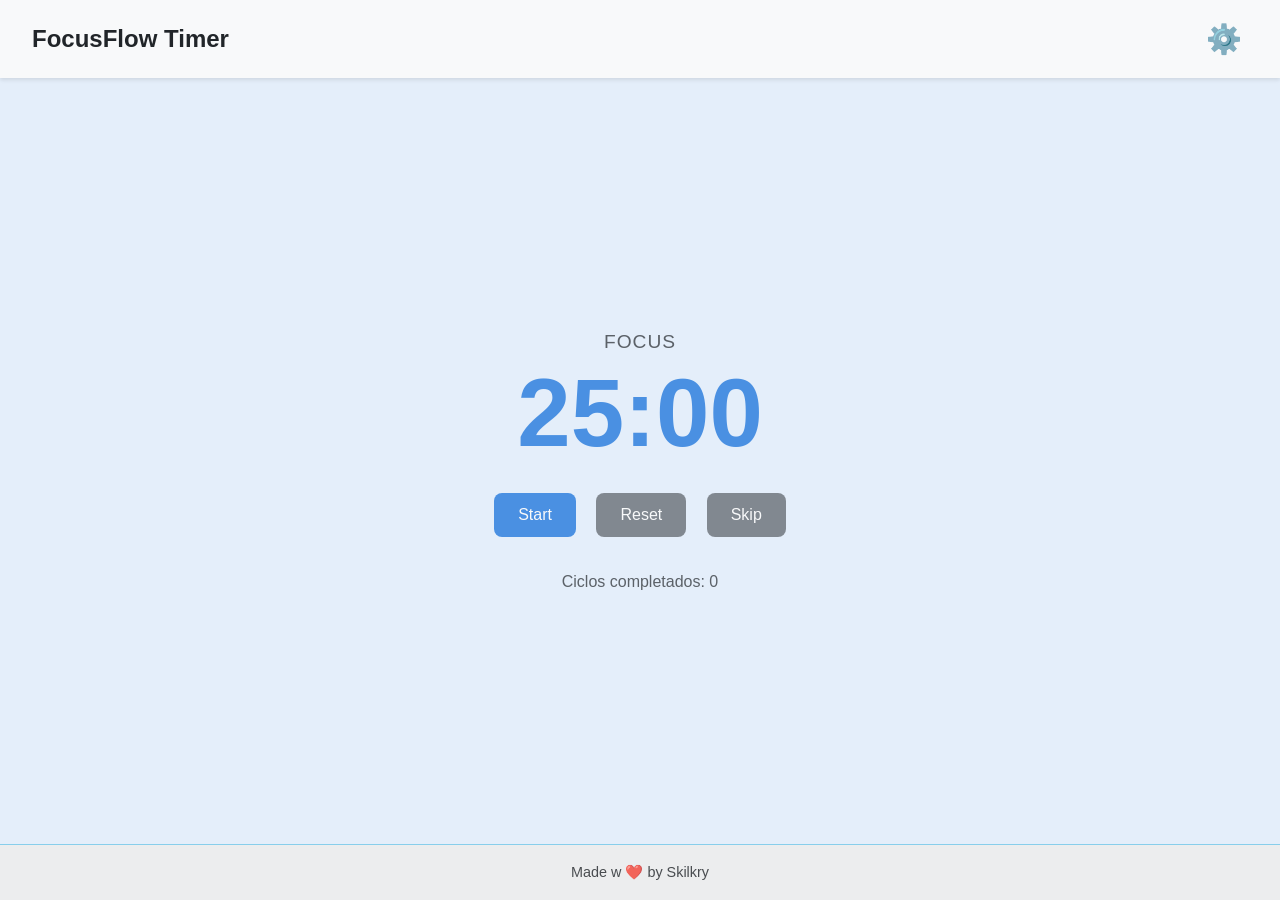
<file: projects/focusflow-timer/index.html>
<!DOCTYPE html>
<html lang="es">
<head>
    <meta charset="UTF-8">
    <meta name="viewport" content="width=device-width, initial-scale=1.0">
    <title>FocusFlow Timer</title>
    <link rel="stylesheet" href="./style.css"> <!-- Usaremos main.css compilado -->
    <meta name="description" content="Temporizador flexible (Pomodoro) para mejorar la concentración y productividad.">
    <!-- Favicon (ejemplo) -->
    <!-- <link rel="icon" href="assets/icons/favicon.ico"> -->
</head>
<body>

    <header class="app-header">
        <h1>FocusFlow Timer</h1>
        <button id="settings-button" aria-label="Abrir configuración">⚙️</button>
    </header>

    <main class="timer-container">
        <div class="timer-display">
            <span id="timer-mode">Focus</span>
            <span id="timer-time">25:00</span>
        </div>
        <div class="timer-controls">
            <button id="start-pause-button">Start</button>
            <button id="reset-button">Reset</button>
            <button id="skip-button">Skip</button>
        </div>
        <div class="cycle-tracker">
            <span>Ciclos completados: <span id="cycle-count">0</span></span>
        </div>
    </main>

    <section id="settings-modal" class="modal" hidden>
        <div class="modal-content">
            <h2>Configuración</h2>
            <button id="close-settings-button" class="close-button" aria-label="Cerrar configuración">&times;</button>
            <form id="settings-form">
                <label for="focus-duration">Duración Focus (min):</label>
                <input type="number" id="focus-duration" min="1" value="25">

                <label for="short-break-duration">Descanso Corto (min):</label>
                <input type="number" id="short-break-duration" min="1" value="5">

                <label for="long-break-duration">Descanso Largo (min):</label>
                <input type="number" id="long-break-duration" min="1" value="15">

                <label for="cycles-before-long-break">Ciclos para Descanso Largo:</label>
                <input type="number" id="cycles-before-long-break" min="1" value="4">

                <label for="enable-sound">Activar sonido:</label>
                <input type="checkbox" id="enable-sound">

                <hr> <!-- Separador visual -->

                <!-- Color Customization Mode Selector -->
                <div class="settings-color-mode">
                    <label>Modo de Personalización de Color:</label>
                    <div class="radio-group">
                        <label>
                            <input type="radio" name="color-mode" value="simple" checked> Simple
                        </label>
                        <label>
                            <input type="radio" name="color-mode" value="advanced"> Avanzado
                        </label>
                    </div>
                </div>

                <!-- Simple Color Settings (Visible when simple mode is active) -->
                <div id="simple-color-settings" class="color-settings-group">
                    <label for="simple-primary-color-picker">Color Principal:</label>
                    <div class="color-input-group">
                        <input type="color" id="simple-primary-color-picker" value="#4a90e2">
                        <span>Elige un color y la app ajustará el resto para asegurar buena legibilidad.</span>
                    </div>
                </div>

                <!-- Advanced Color Settings (Visible when advanced mode is active) -->
                <div id="advanced-color-settings" class="color-settings-group" hidden>
                    <label>Colores Específicos:</label>
                    <div class="color-inputs-advanced">
                        <div class="color-input-group">
                            <label for="adv-primary-color-picker">Primario:</label>
                            <input type="color" id="adv-primary-color-picker" value="#4a90e2">
                        </div>
                        <div class="color-input-group">
                            <label for="adv-background-color-picker">Fondo:</label>
                            <input type="color" id="adv-background-color-picker" value="#f8f9fa">
                        </div>
                        <div class="color-input-group">
                            <label for="adv-text-color-picker">Texto:</label>
                            <input type="color" id="adv-text-color-picker" value="#343a40">
                        </div>
                         <!-- Podríamos añadir más aquí: secundario, fondo focus, fondo break, etc. -->
                    </div>
                </div>

                <button type="submit">Guardar</button> 
            </form>
        </div>
    </section>

    <footer class="app-footer">
        <p>Made w ❤️ by Skilkry</p>
    </footer>

    <!-- Scripts -->
    <script src="./js/settings.js"></script>
    <script src="./js/timer.js"></script>
    <script src="./js/ui.js"></script>
    <script src="./js/notifications.js"></script>
    <script src="./js/main.js"></script>

</body>
</html>
</file>
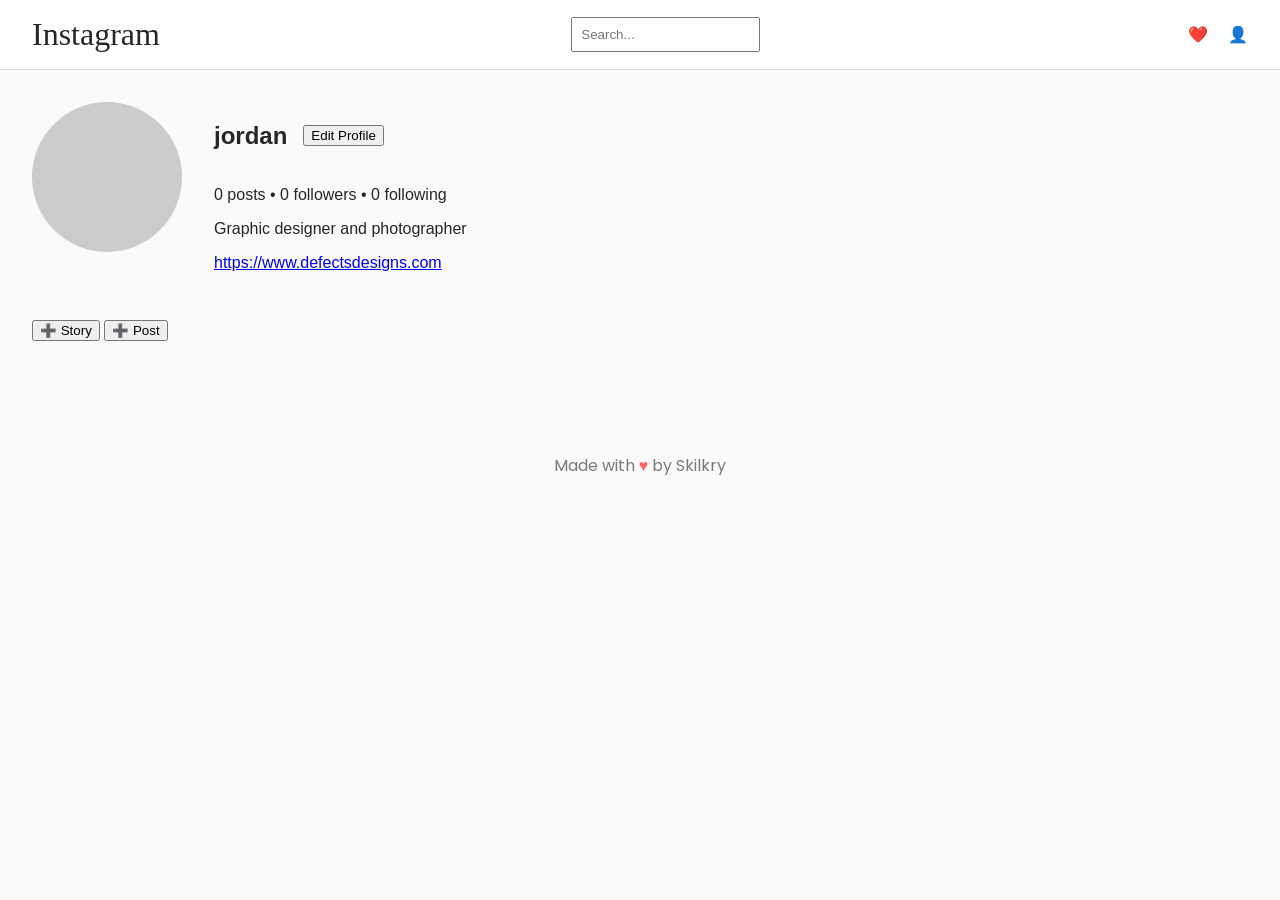
<file: projects/ig-clone/index.html>
<!DOCTYPE html>
<html lang="en">
<head>
  <meta charset="UTF-8" />
  <meta name="viewport" content="width=device-width, initial-scale=1.0" />
  <title>Instagram Clone - Skilkry</title>
  <link rel="stylesheet" href="style.css" />
  <link href="https://fonts.googleapis.com/css2?family=Poppins&display=swap" rel="stylesheet">
</head>
<body>
  <header>
    <div class="logo">Instagram</div>
    <input type="text" placeholder="Search..." class="search-bar" />
    <div class="icons">
      <span>❤️</span>
      <span>👤</span>
    </div>
  </header>

  <section class="profile">
    <div class="profile-img" id="profile-img"></div>
    <div class="profile-info">
      <div class="top">
        <h2 id="username">username</h2>
        <button onclick="location.href='edit.html'">Edit Profile</button>
      </div>
      <p><span id="posts-count">0</span> posts • <span id="followers-count">0</span> followers • <span id="following-count">0</span> following</p>
      <p id="bio"></p>
      <a href="#" id="link" target="_blank"></a>
    </div>
  </section>

  <section class="actions">
    <input type="file" id="upload-story" accept="image/*" hidden>
    <button onclick="document.getElementById('upload-story').click()">➕ Story</button>

    <input type="file" id="upload-post" accept="image/*" hidden>
    <button onclick="document.getElementById('upload-post').click()">➕ Post</button>
  </section>

  <section class="stories" id="stories"></section>
  <section class="posts" id="posts"></section>

  <footer>
    <p>Made with <span style="color: red;">♥</span> by Skilkry</p>
  </footer>

  <script src="script.js"></script>
</body>
</html>
</file>
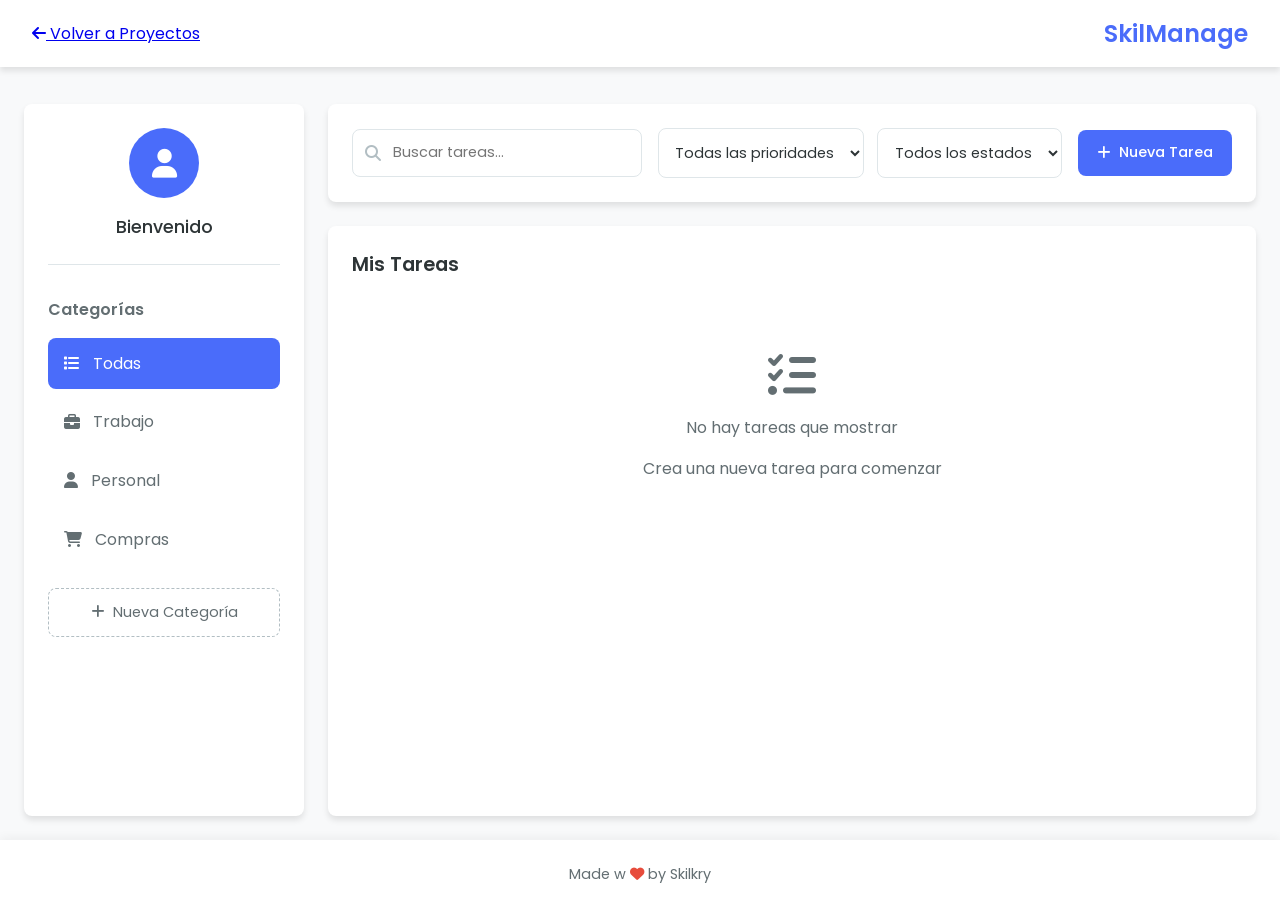
<file: projects/task-manager/index.html>
<!DOCTYPE html>
<html lang="es">
<head>
    <meta charset="UTF-8">
    <meta name="viewport" content="width=device-width, initial-scale=1.0">
    <title>Task Manager</title>
    <link href="https://fonts.googleapis.com/css2?family=Poppins:wght@400;500;600;700&display=swap" rel="stylesheet">
    <link rel="stylesheet" href="https://cdnjs.cloudflare.com/ajax/libs/font-awesome/6.4.2/css/all.min.css">
    <link rel="stylesheet" href="./styles.css">
</head>
<body>
    <header class="header">
        <nav class="nav">
            <a href="../../projects.html" class="back-button">
                <i class="fas fa-arrow-left"></i> Volver a Proyectos
            </a>
            <div class="app-info">
                <h1 class="app-title">SkilManage</h1>
            </div>
        </nav>
    </header>
    
    <main class="app-container">
        <div class="sidebar">
            <div class="user-profile">
                <div class="profile-icon">
                    <i class="fas fa-user"></i>
                </div>
                <h3 class="welcome-text">Bienvenido</h3>
            </div>
            
            <div class="categories">
                <h3 class="sidebar-title">Categorías</h3>
                <ul class="category-list" id="category-list">
                    <li class="category active" data-category="all">
                        <i class="fas fa-list"></i> Todas
                    </li>
                    <li class="category" data-category="work">
                        <i class="fas fa-briefcase"></i> Trabajo
                    </li>
                    <li class="category" data-category="personal">
                        <i class="fas fa-user"></i> Personal
                    </li>
                    <li class="category" data-category="shopping">
                        <i class="fas fa-shopping-cart"></i> Compras
                    </li>
                </ul>
                <button id="add-category-btn" class="add-category-btn">
                    <i class="fas fa-plus"></i> Nueva Categoría
                </button>
            </div>
        </div>
        
        <div class="content">
            <div class="task-controls">
                <div class="search-container">
                    <input type="text" id="search-input" class="search-input" placeholder="Buscar tareas...">
                    <i class="fas fa-search search-icon"></i>
                </div>
                
                <div class="filter-container">
                    <select id="filter-priority" class="filter-select">
                        <option value="all">Todas las prioridades</option>
                        <option value="high">Alta prioridad</option>
                        <option value="medium">Media prioridad</option>
                        <option value="low">Baja prioridad</option>
                    </select>
                    
                    <select id="filter-status" class="filter-select">
                        <option value="all">Todos los estados</option>
                        <option value="pending">Pendientes</option>
                        <option value="in-progress">En progreso</option>
                        <option value="completed">Completadas</option>
                    </select>
                </div>
                
                <button id="add-task-btn" class="add-task-btn">
                    <i class="fas fa-plus"></i> Nueva Tarea
                </button>
            </div>
            
            <div class="tasks-container">
                <h2 class="section-title">Mis Tareas</h2>
                <div class="tasks-grid" id="tasks-grid">
                    <!-- Las tareas se generarán dinámicamente con JavaScript -->
                </div>
            </div>
        </div>
    </main>
    
    <!-- Modal para añadir/editar tareas -->
    <div class="modal" id="task-modal">
        <div class="modal-content">
            <div class="modal-header">
                <h3 id="modal-title">Nueva Tarea</h3>
                <button id="close-modal-btn" class="close-modal-btn">
                    <i class="fas fa-times"></i>
                </button>
            </div>
            <div class="modal-body">
                <form id="task-form">
                    <div class="form-group">
                        <label for="task-title">Título</label>
                        <input type="text" id="task-title" class="form-input" required>
                    </div>
                    
                    <div class="form-group">
                        <label for="task-description">Descripción</label>
                        <textarea id="task-description" class="form-input" rows="3"></textarea>
                    </div>
                    
                    <div class="form-row">
                        <div class="form-group">
                            <label for="task-category">Categoría</label>
                            <select id="task-category" class="form-input">
                                <option value="work">Trabajo</option>
                                <option value="personal">Personal</option>
                                <option value="shopping">Compras</option>
                            </select>
                        </div>
                        
                        <div class="form-group">
                            <label for="task-priority">Prioridad</label>
                            <select id="task-priority" class="form-input">
                                <option value="low">Baja</option>
                                <option value="medium">Media</option>
                                <option value="high">Alta</option>
                            </select>
                        </div>
                    </div>
                    
                    <div class="form-row">
                        <div class="form-group">
                            <label for="task-due-date">Fecha límite</label>
                            <input type="date" id="task-due-date" class="form-input">
                        </div>
                        
                        <div class="form-group">
                            <label for="task-status">Estado</label>
                            <select id="task-status" class="form-input">
                                <option value="pending">Pendiente</option>
                                <option value="in-progress">En progreso</option>
                                <option value="completed">Completada</option>
                            </select>
                        </div>
                    </div>
                    
                    <div class="form-actions">
                        <button type="button" id="cancel-btn" class="cancel-btn">Cancelar</button>
                        <button type="submit" id="save-task-btn" class="save-btn">Guardar</button>
                    </div>
                </form>
            </div>
        </div>
    </div>
    
    <!-- Modal para añadir categoría -->
    <div class="modal" id="category-modal">
        <div class="modal-content">
            <div class="modal-header">
                <h3>Nueva Categoría</h3>
                <button id="close-category-modal-btn" class="close-modal-btn">
                    <i class="fas fa-times"></i>
                </button>
            </div>
            <div class="modal-body">
                <form id="category-form">
                    <div class="form-group">
                        <label for="category-name">Nombre</label>
                        <input type="text" id="category-name" class="form-input" required>
                    </div>
                    
                    <div class="form-group">
                        <label for="category-icon">Icono</label>
                        <div class="icon-selector" id="icon-selector">
                            <div class="icon-option" data-icon="fas fa-home"><i class="fas fa-home"></i></div>
                            <div class="icon-option" data-icon="fas fa-book"><i class="fas fa-book"></i></div>
                            <div class="icon-option" data-icon="fas fa-coffee"><i class="fas fa-coffee"></i></div>
                            <div class="icon-option" data-icon="fas fa-gift"><i class="fas fa-gift"></i></div>
                            <div class="icon-option" data-icon="fas fa-heart"><i class="fas fa-heart"></i></div>
                            <div class="icon-option" data-icon="fas fa-plane"><i class="fas fa-plane"></i></div>
                        </div>
                        <input type="hidden" id="category-icon-input" value="fas fa-list">
                    </div>
                    
                    <div class="form-actions">
                        <button type="button" id="cancel-category-btn" class="cancel-btn">Cancelar</button>
                        <button type="submit" id="save-category-btn" class="save-btn">Guardar</button>
                    </div>
                </form>
            </div>
        </div>
    </div>
    
    <footer class="footer">
        <div class="footer-text">Made w <i class="fas fa-heart"></i> by Skilkry</div>
    </footer>
    
    <script src="./script.js"></script>
</body>
</html>
</file>
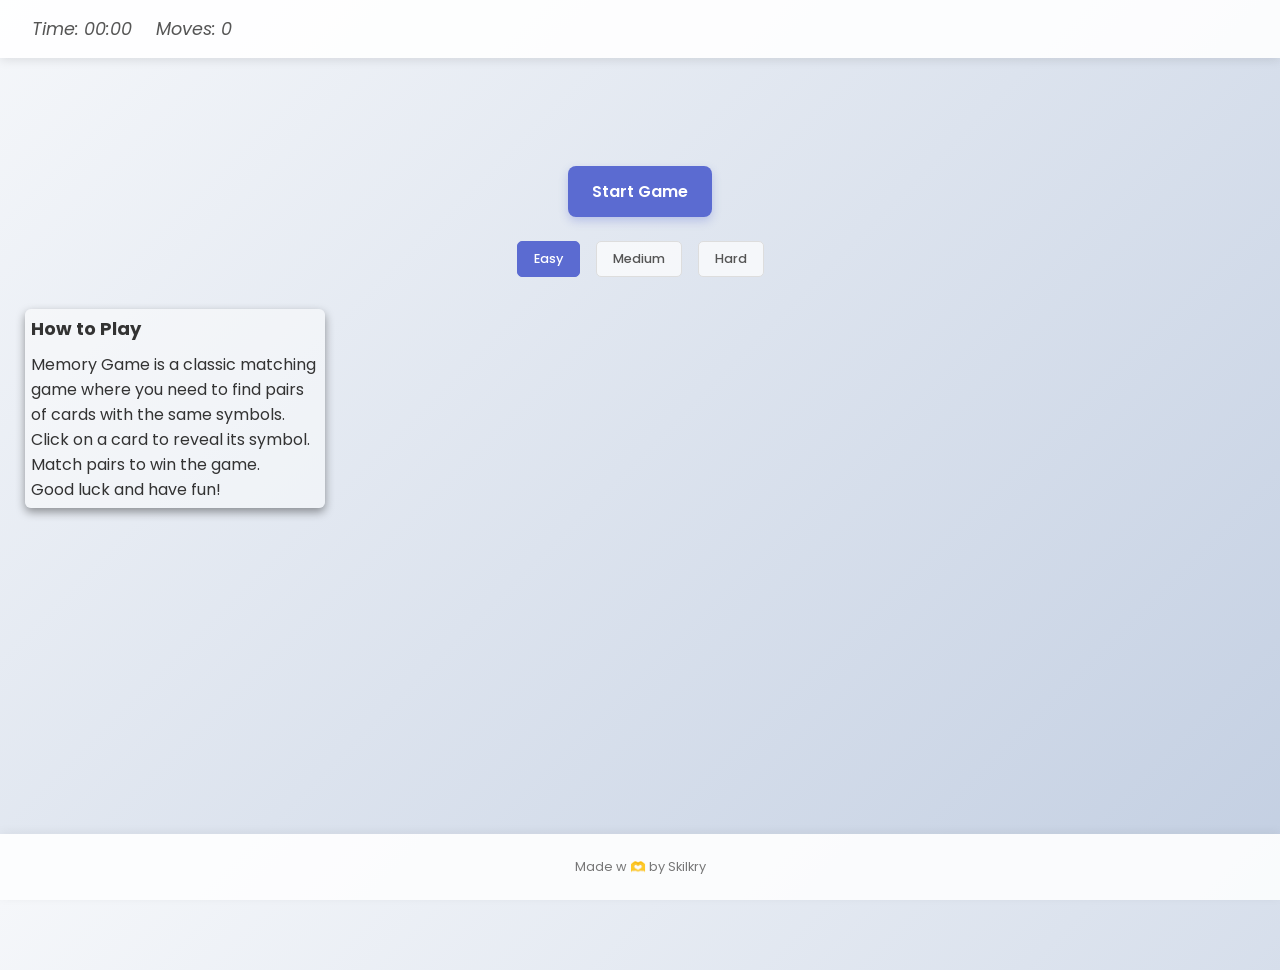
<file: projects/game/memory-game/index.html>
<!DOCTYPE html>
<html lang="es">
<head>
    <meta charset="UTF-8">
    <meta name="viewport" content="width=device-width, initial-scale=1.0">
    <title>Memory Game</title>
    <link href="https://fonts.googleapis.com/css2?family=Poppins:wght@400;500;600;700&display=swap" rel="stylesheet">
    <link rel="stylesheet" href="https://cdnjs.cloudflare.com/ajax/libs/font-awesome/6.4.2/css/all.min.css">
    <link rel="stylesheet" href="./styles.css">
</head>
<body>
    <header class="header">
        <nav class="nav">
            <div class="game-info">
                <div class="timer">Time: <span id="time">00:00</span></div>
                <div class="moves">Moves: <span id="moves">0</span></div>
            </div>
        </nav>
    </header>
    
    <main class="game-container">
        <div class="game-controls">
            <button id="start-btn" class="menu-button">Start Game</button>
            <div class="difficulty-selector">
                <button class="difficulty-btn active" data-difficulty="easy">Easy</button>
                <button class="difficulty-btn" data-difficulty="medium">Medium</button>
                <button class="difficulty-btn" data-difficulty="hard">Hard</button>
            </div>
        </div>
        
        <div class="game-board" id="game-board">
        </div>
        
        <div class="game-modal" id="win-modal">
            <div class="modal-content">
                <h2>¡Congratulations!</h2>
                <p>You completed the game in <span id="final-time">00:00</span> with <span id="final-moves">0</span> moves.</p>
                <button id="play-again-btn" class="menu-button">Play Again</button>
            </div>
        </div>
        <div class="how-to">
            <h2>How to Play</h2>
            <p>Memory Game is a classic matching game where you need to find pairs of cards with the same symbols.</p>
            <p>Click on a card to reveal its symbol. Match pairs to win the game.</p>
            <p>Good luck and have fun!</p>
        </div>
    </main>
    
    <footer class="footer">
        <div class="footer-text">Made w 🫶 by Skilkry</div>
    </footer>
    
    <script src="./script.js"></script>
</body>
</html>
</file>
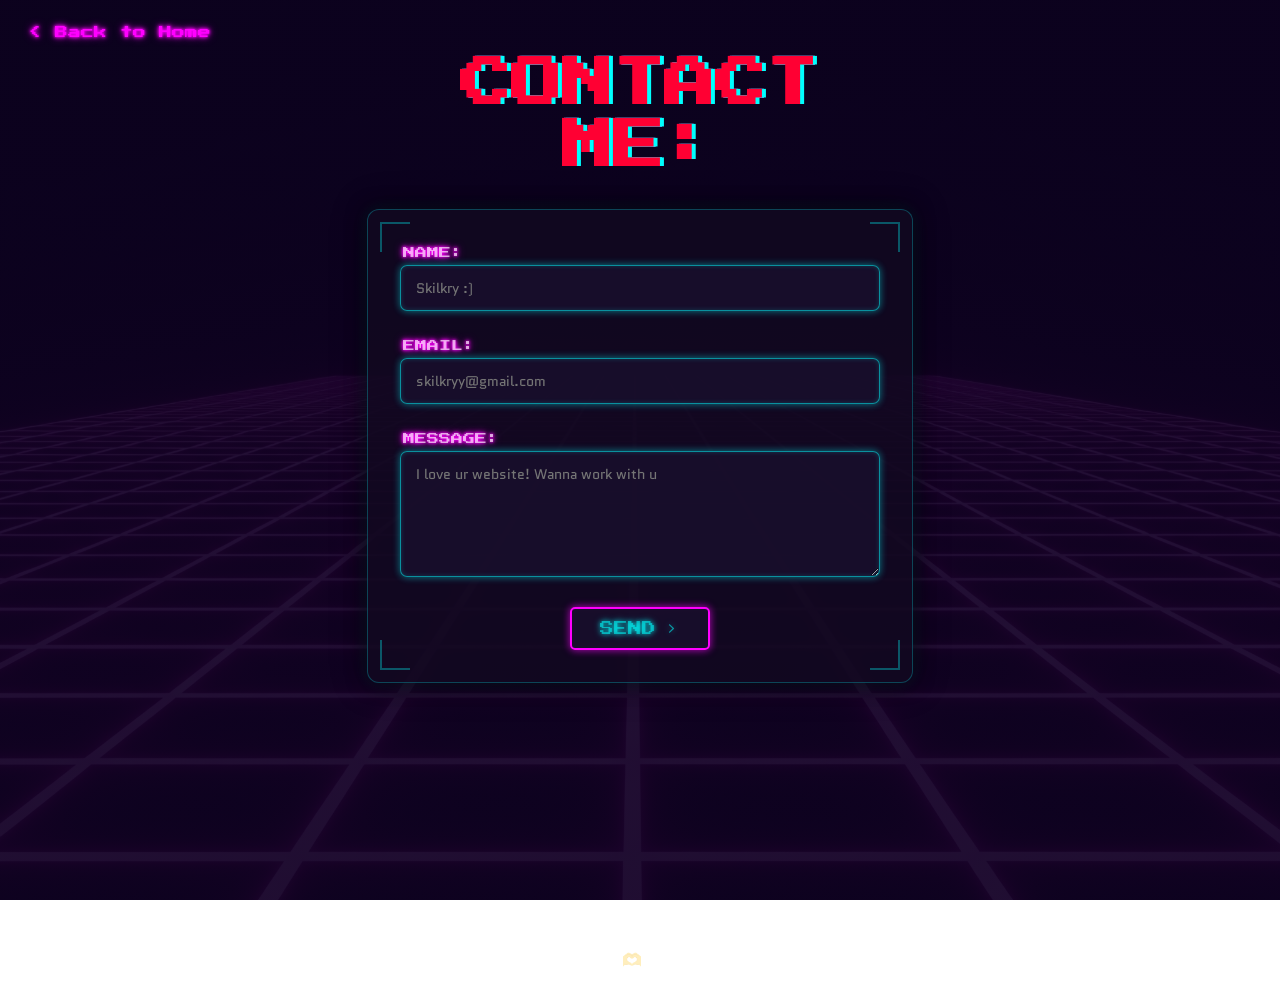
<file: contact.html>
<!DOCTYPE html>
<html lang="es">
<head>
    <meta charset="UTF-8">
    <link rel="preconnect" href="https://fonts.googleapis.com">
    <link rel="preconnect" href="https://fonts.gstatic.com" crossorigin>
    <link href="https://fonts.googleapis.com/css2?family=Press+Start+2P&display=swap" rel="stylesheet">
    <link href="https://fonts.googleapis.com/css2?family=Quantico:wght@400;700&display=swap" rel="stylesheet">
    <meta name="viewport" content="width=device-width, initial-scale=1.0">
    <link rel="stylesheet" href="./assets/css/background.css">
    <title>Contact Me </title>
    <link rel="stylesheet" href="./assets/css/contact.css">
</head>
<body>
    <header class="contact-header">
        <a href="index.html" class="back-button-synth">
            <span>&lt; Back to Home</span>
        </a>
    </header>

    <main class="main-contact-enhanced">
        <h1 class="contact-title-enhanced" data-text="CONTACT ME:">CONTACT ME:</h1>
    
        <div class="form-panel-wrapper"> <div class="hud-decoration top-left"></div>
            <div class="hud-decoration top-right"></div>
            
            <form class="contact-form-enhanced" id="contact-form" method="POST"">
                <div class="form-group-enhanced">
                    <label for="name">NAME:</label>
                    <input type="text" id="name" name="name" required placeholder='Skilkry :)'>
                </div>
            
                <div class="form-group-enhanced">
                    <label for="email">EMAIL:</label>
                    <input type="email" id="email" name="email" required placeholder="skilkryy@gmail.com">
                </div>
            
                <div class="form-group-enhanced">
                    <label for="message">MESSAGE:</label>
                    <textarea id="message" name="message" rows="5" required placeholder="I love ur website! Wanna work with u"></textarea>
                </div>
            
                <button id="sendButton" type="submit" class="submit-btn-enhanced">
                    <span>SEND</span>
                    <svg class="chevron-icon-enhanced" xmlns="http://www.w3.org/2000/svg" viewBox="0 0 20 20" fill="currentColor" aria-hidden="true">
                        <path fill-rule="evenodd" d="M7.21 14.77a.75.75 0 01.02-1.06L11.168 10 7.23 6.29a.75.75 0 111.04-1.08l4.5 4.25a.75.75 0 010 1.08l-4.5 4.25a.75.75 0 01-1.06-.02z" clip-rule="evenodd" />
                    </svg>
                </button>
            </form>
    
            <div class="hud-decoration bottom-left"></div>
            <div class="hud-decoration bottom-right"></div>
        </div>
    </main>

    <footer class="contact-footer">
        <p>Made with 🫶 by Skilkry</p>
    </footer>  
    <script src="./assets/JavaScript/contact.js"></script>
    </body>
  
</html>
</file>
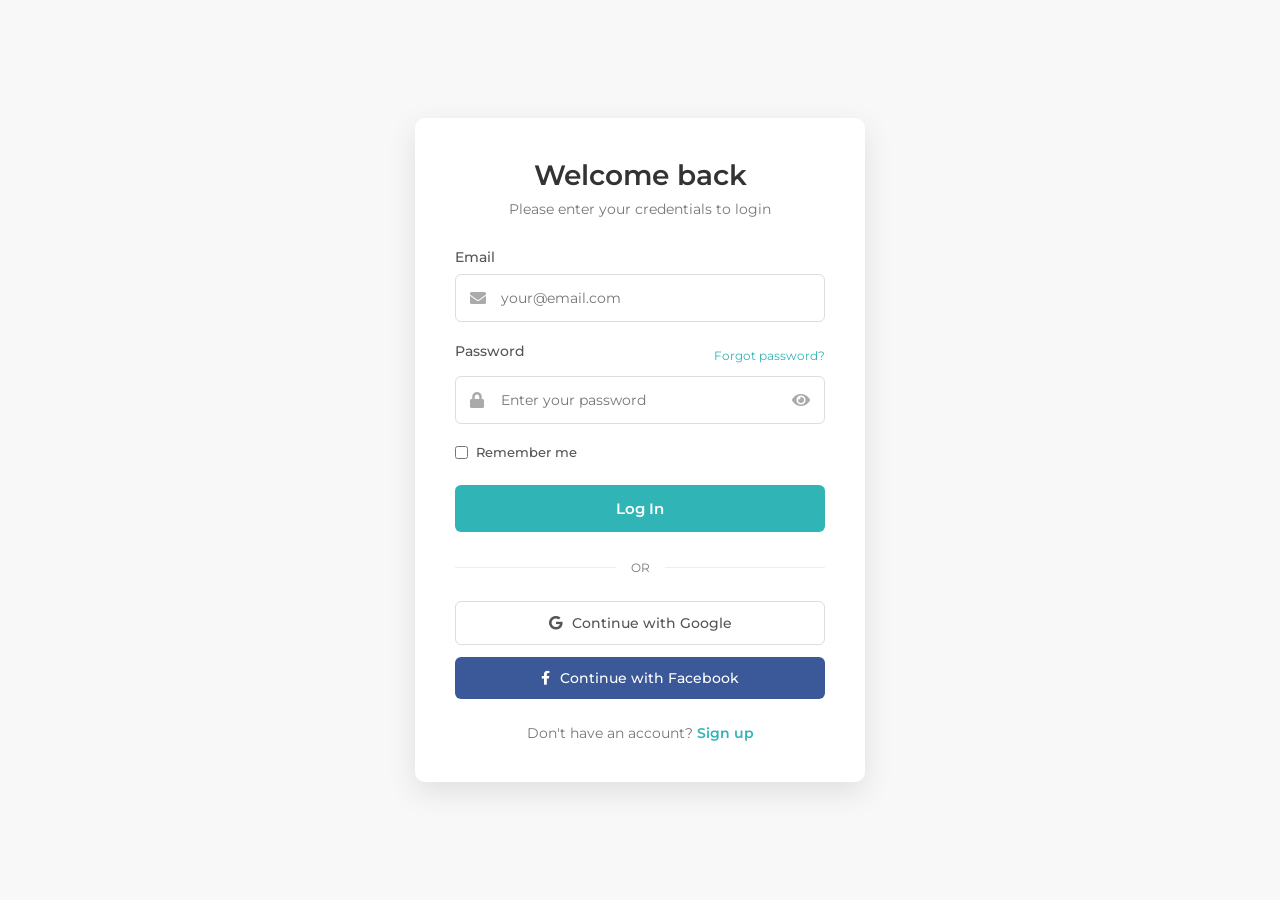
<file: login.html>
<!DOCTYPE html>
<html lang="en">
<head>
  <meta charset="UTF-8">
  <meta name="viewport" content="width=device-width, initial-scale=1.0">
  <title>Diprella - Login</title>
  <link rel="stylesheet" href="./assets/css/login.css">
  <link rel="stylesheet" href="https://cdnjs.cloudflare.com/ajax/libs/font-awesome/5.15.4/css/all.min.css">
</head>
<body>
  <div class="login-container">
    <div class="login-card">
   
      
      <h1>Welcome back</h1>
      <p class="subtitle">Please enter your credentials to login</p>
      
      <form id="login-form">
        <div class="input-group">
          <label for="email">Email</label>
          <div class="input-field">
            <i class="fas fa-envelope"></i>
            <input type="email" id="email" name="email" placeholder="your@email.com" required>
          </div>
        </div>
        
        <div class="input-group">
          <div class="password-label">
            <label for="password">Password</label>
            <a href="#" class="forgot-link">Forgot password?</a>
          </div>
          <div class="input-field">
            <i class="fas fa-lock"></i>
            <input type="password" id="password" name="password" placeholder="Enter your password" required>
            <i class="fas fa-eye toggle-password"></i>
          </div>
        </div>
        
        <div class="remember-me">
          <input type="checkbox" id="remember" name="remember">
          <label for="remember">Remember me</label>
        </div>
        
        <button type="submit" class="login-btn">Log In</button>
      </form>
      
      <div class="divider">
        <span>OR</span>
      </div>
      
      <div class="social-login">
        <button class="google-btn">
          <i class="fab fa-google"></i>
          Continue with Google
        </button>
        <button class="facebook-btn">
          <i class="fab fa-facebook-f"></i>
          Continue with Facebook
        </button>
      </div>
      
      <p class="signup-text">
        Don't have an account? <a href="index.html" class="signup-link">Sign up</a>
      </p>
    </div>
  </div>
  
  <script src="./assets/JavaScript/login.js"></script>
</body>
</html>
</file>
<file: projects/focusflow-timer/style.css>
@charset "UTF-8";
/* FocusFlow Timer - style.scss */
:root {
  --primary-color: #4a90e2;
  --secondary-color: #f5a623;
  --background-color: #f8f9fa;
  --text-color: #343a40;
  --modal-background: #ffffff;
  --button-text-color: #ffffff;
  --header-background: #ffffff;
  --header-shadow: rgba(0,0,0,0.1);
  --input-border-color: #ced4da;
  --primary-text-color: #ffffff;
  --focus-bg-light: color-mix(in srgb, var(--primary-color) 15%, transparent);
  --short-break-color: #28a745;
  --short-break-bg-light: color-mix(in srgb, #28a745 15%, transparent);
  --long-break-color: #fd7e14;
  --long-break-bg-light: color-mix(in srgb, #fd7e14 15%, transparent);
  --text-color-light: color-mix(in srgb, var(--text-color) 70%, transparent);
  --text-color-muted: color-mix(in srgb, var(--text-color) 50%, transparent);
  --primary-light: #87ceeb;
  --transition-speed: 0.3s;
}

*,
*::before,
*::after {
  box-sizing: border-box;
  margin: 0;
  padding: 0;
}

/* Eliminamos el bloque con la definición duplicada de body que pusiste antes */
body {
  font-family: "Segoe UI", Tahoma, Geneva, Verdana, sans-serif;
  background-color: var(--background-color);
  color: var(--text-color);
  line-height: 1.6;
  display: flex;
  flex-direction: column;
  min-height: 100vh;
  transition: background-color 0.5s ease, color 0.3s ease;
}

button {
  font-family: inherit;
  cursor: pointer;
  border: none;
  padding: 0.8em 1.5em;
  border-radius: 8px;
  background-color: var(--primary-color);
  color: var(--primary-text-color);
  font-size: 1rem;
  transition: background-color 0.2s ease-in-out, transform 0.1s ease;
}
button:hover {
  filter: brightness(90%);
}
button:active {
  transform: scale(0.98);
}
button:disabled {
  filter: brightness(120%);
  opacity: 0.7;
  cursor: not-allowed;
}

h1, h2 {
  margin-bottom: 0.5em;
}

.app-header {
  padding: 1rem 2rem;
  background-color: var(--background-color);
  box-shadow: 0 2px 4px var(--header-shadow);
  display: flex;
  justify-content: space-between;
  align-items: center;
}
.app-header h1 {
  margin: 0;
  font-size: 1.5rem;
  color: var(--text-color);
}
.app-header #settings-button {
  background: none;
  border: none;
  font-size: 1.8rem;
  cursor: pointer;
  color: var(--text-color);
  padding: 0.2em;
}
.app-header #settings-button:hover {
  filter: none;
  color: var(--primary-color);
}

.timer-container {
  flex-grow: 1;
  display: flex;
  justify-content: center;
  align-items: center;
  flex-direction: column;
  text-align: center;
  padding: 2rem;
}

.app-footer {
  text-align: center;
  padding: 1rem;
  margin-top: auto;
  font-size: 0.9rem;
  background-color: color-mix(in srgb, var(--background-color) 95%, black);
  color: var(--text-color);
  border-top: 1px solid var(--primary-light);
  transition: background-color var(--transition-speed), color var(--transition-speed), border-color var(--transition-speed);
}
.app-footer p {
  margin: 0;
  opacity: 0.8;
}

.timer-display {
  margin-bottom: 2rem;
}
.timer-display #timer-mode {
  display: block;
  font-size: 1.2rem;
  color: var(--text-color-light);
  margin-bottom: 0.5rem;
  text-transform: uppercase;
  letter-spacing: 1px;
}
.timer-display #timer-time {
  font-size: 6rem;
  font-weight: bold;
  color: var(--primary-color);
  line-height: 1;
  transition: color 0.5s ease;
}

.timer-controls button {
  margin: 0 0.5rem;
}
.timer-controls #reset-button, .timer-controls #skip-button {
  background-color: var(--text-color-muted);
  color: var(--background-color);
}
.timer-controls #reset-button:hover, .timer-controls #skip-button:hover {
  filter: brightness(90%);
}

.cycle-tracker {
  margin-top: 2rem;
  font-size: 1rem;
  color: var(--text-color-light);
}

.modal {
  position: fixed;
  top: 0;
  left: 0;
  width: 100%;
  height: 100%;
  background-color: rgba(0, 0, 0, 0.6);
  display: flex;
  justify-content: center;
  align-items: center;
  flex-direction: row;
  z-index: 1000;
}
.modal .modal-content {
  background-color: var(--modal-background);
  color: var(--text-color);
  padding: 2rem;
  border-radius: 8px;
  box-shadow: 0 5px 15px var(--header-shadow);
  width: 90%;
  max-width: 500px;
  position: relative;
}
.modal .close-button {
  position: absolute;
  top: 10px;
  right: 15px;
  background: none;
  border: none;
  font-size: 1.8rem;
  color: var(--text-color-muted);
  cursor: pointer;
  padding: 0;
  line-height: 1;
}
.modal .close-button:hover {
  filter: none;
  color: var(--primary-color);
}
.modal h2 {
  margin-top: 0;
  margin-bottom: 1.5rem;
  color: var(--primary-color);
  text-align: center;
}
.modal form {
  display: grid;
  gap: 1rem;
}
.modal form label {
  font-weight: bold;
  display: block;
  margin-bottom: 0.2rem;
  color: var(--text-color);
}
.modal form input[type=number], .modal form input[type=checkbox] {
  background-color: var(--background-color);
  color: var(--text-color);
  padding: 0.5em;
  border: 1px solid var(--input-border-color);
  border-radius: 4px;
  font-size: 1rem;
}
.modal form input[type=checkbox] {
  width: auto;
  margin-right: 0.5em;
  vertical-align: middle;
}
.modal form input[type=color] {
  padding: 0.2em;
  border: 1px solid var(--input-border-color);
  border-radius: 4px;
  height: 38px;
  cursor: pointer;
  background-color: var(--background-color);
}
.modal form label[for=enable-sound] {
  display: inline-block;
  margin-bottom: 0;
  font-weight: normal;
}
.modal form hr {
  border: none;
  border-top: 1px solid var(--input-border-color);
  margin: 1rem 0;
}
.modal form .settings-color-selector label {
  margin-bottom: 0.5rem;
  display: block;
}
.modal form .settings-color-selector .color-inputs {
  display: flex;
  gap: 1.5rem;
  align-items: center;
}
.modal form .settings-color-selector .color-input-group {
  display: flex;
  align-items: center;
  gap: 0.5rem;
}
.modal form .settings-color-selector .color-input-group label {
  margin-bottom: 0;
  font-weight: normal;
}
.modal form .settings-color-mode {
  margin-bottom: 20px;
}
.modal form .settings-color-mode .radio-group {
  display: flex;
  gap: 15px;
  margin-top: 5px;
}
.modal form .settings-color-mode .radio-group label {
  font-weight: normal;
  display: flex;
  align-items: center;
  cursor: pointer;
}
.modal form .settings-color-mode .radio-group input[type=radio] {
  margin-right: 5px;
  margin-bottom: 0;
}
.modal form .color-settings-group {
  margin-bottom: 20px;
  padding: 15px;
  border: 1px dashed var(--input-border-color);
  border-radius: 8px;
  background-color: rgba(0, 0, 0, 0.02);
  transition: border-color 0.3s, background-color 0.3s;
}
.modal form .color-settings-group[hidden] {
  display: none;
}
.modal form .color-settings-group > label {
  display: block;
  margin-bottom: 10px;
  font-size: 1.1em;
  color: var(--text-color);
  font-weight: bold;
  transition: color 0.3s;
}
.modal form .color-settings-group span {
  font-size: 0.9em;
  color: var(--text-color);
  opacity: 0.8;
  margin-left: 10px;
  transition: color 0.3s;
}
.modal form .color-input-group {
  display: flex;
  align-items: center;
  margin-bottom: 10px;
  gap: 10px;
}
.modal form .color-input-group label {
  font-weight: normal;
  margin-bottom: 0;
  min-width: 70px;
  text-align: right;
}
.modal form .color-input-group input[type=color] {
  margin-bottom: 0;
}
.modal form .color-inputs-advanced {
  display: flex;
  flex-direction: column;
}
.modal form button[type=submit] {
  display: block;
  width: 100%;
  margin-top: 20px;
  padding: 12px;
  font-size: 1.1em;
}

[hidden] {
  display: none !important;
}

body.focus-mode {
  background-color: var(--focus-bg-light);
}
body.focus-mode .timer-display #timer-time {
  color: var(--primary-color);
}

body.short-break-mode {
  background-color: var(--short-break-bg-light);
}
body.short-break-mode .timer-display #timer-time {
  color: var(--short-break-color);
}

body.long-break-mode {
  background-color: var(--long-break-bg-light);
}
body.long-break-mode .timer-display #timer-time {
  color: var(--long-break-color);
}

@media (max-width: 600px) {
  .timer-display #timer-time {
    font-size: 4rem;
  }
  .timer-controls button {
    font-size: 0.9rem;
    padding: 0.6em 1em;
    margin: 0.3rem;
  }
  .app-header {
    padding: 0.8rem 1rem;
  }
  .app-header h1 {
    font-size: 1.3rem;
  }
  .modal-content {
    padding: 1.5rem;
  }
  .settings-color-selector .color-inputs {
    flex-direction: column;
    align-items: flex-start;
    gap: 0.8rem;
  }
}

/*# sourceMappingURL=style.css.map */
</file>
<file: projects/ig-clone/style.css>
body {
  margin: 0;
  font-family: 'Segoe UI', sans-serif;
  background: #fafafa;
  color: #262626;
}
header {
  display: flex;
  justify-content: space-between;
  padding: 1rem 2rem;
  background: white;
  border-bottom: 1px solid #dbdbdb;
  align-items: center;
}
.logo {
  font-family: 'Billabong', cursive;
  font-size: 2rem;
}
.search-bar {
  padding: 0.5rem;
}
.icons span {
  margin-left: 1rem;
}
.profile {
  display: flex;
  padding: 2rem;
}
.profile-img {
  width: 150px;
  height: 150px;
  background-color: #ccc;
  border-radius: 50%;
  background-size: cover;
  background-position: center;
}
.profile-info {
  margin-left: 2rem;
}
.top {
  display: flex;
  align-items: center;
  gap: 1rem;
}
.actions, .stories, .posts {
  padding: 1rem 2rem;
}
.stories img, .posts img {
  width: 100px;
  height: 100px;
  object-fit: cover;
  margin: 0.5rem;
  border-radius: 10px;
}
footer {
  text-align: center;
  margin: 2rem 0;
  font-family: 'Poppins', sans-serif;
  opacity: 0.6;
}
.edit-page {
  padding: 2rem;
}
form {
  display: flex;
  flex-direction: column;
  gap: 1rem;
  max-width: 400px;
}
</file>
<file: projects/task-manager/styles.css>
/* Estilos para Task Manager */

* {
    margin: 0;
    padding: 0;
    box-sizing: border-box;
}

:root {
    /* Paleta de colores principal */
    --primary: #4a6cfa;
    --primary-dark: #3a56c5;
    --secondary: #6c5ce7;
    --accent: #00cec9;
    --success: #00b894;
    --warning: #fdcb6e;
    --danger: #e17055;
    --light: #f5f6fa;
    --dark: #2d3436;
    --gray: #b2bec3;
    --gray-light: #dfe6e9;
    --gray-dark: #636e72;
    
    /* Sombras y efectos */
    --shadow: 0 4px 6px rgba(0, 0, 0, 0.1);
    --shadow-lg: 0 10px 15px rgba(0, 0, 0, 0.1);
    
    /* Bordes */
    --border-radius: 8px;
    --border: 1px solid var(--gray-light);
    
    /* Transiciones */
    --transition: all 0.3s ease;
}

html, body {
    height: 100%;
    font-family: 'Poppins', sans-serif;
    color: var(--dark);
    background-color: #f8f9fa;
}

body {
    display: flex;
    flex-direction: column;
    min-height: 100vh;
}

/* Header y navegación */
.header {
    background-color: white;
    box-shadow: var(--shadow);
    position: fixed;
    top: 0;
    left: 0;
    width: 100%;
    z-index: 100;
}

.nav {
    display: flex;
    justify-content: space-between;
    align-items: center;
    padding: 1rem 2rem;
    max-width: 1400px;
    margin: 0 auto;
}


.app-title {
    font-size: 1.5rem;
    font-weight: 600;
    color: var(--primary);
    margin: 0;
}

/* Contenedor principal */
.app-container {
    display: flex;
    max-width: 1400px;
    margin: 80px auto 0;
    min-height: calc(100vh - 140px);
    padding: 1.5rem;
    gap: 1.5rem;
}

/* Sidebar */
.sidebar {
    width: 280px;
    background-color: white;
    border-radius: var(--border-radius);
    box-shadow: var(--shadow);
    padding: 1.5rem;
    flex-shrink: 0;
}

.user-profile {
    display: flex;
    flex-direction: column;
    align-items: center;
    margin-bottom: 2rem;
    padding-bottom: 1.5rem;
    border-bottom: var(--border);
}

.profile-icon {
    width: 70px;
    height: 70px;
    background-color: var(--primary);
    color: white;
    border-radius: 50%;
    display: flex;
    align-items: center;
    justify-content: center;
    font-size: 1.8rem;
    margin-bottom: 1rem;
}

.welcome-text {
    font-size: 1.1rem;
    font-weight: 500;
    color: var(--dark);
}

.sidebar-title {
    font-size: 1rem;
    font-weight: 600;
    margin-bottom: 1rem;
    color: var(--gray-dark);
}

.category-list {
    list-style: none;
    margin-bottom: 1.5rem;
}

.category {
    display: flex;
    align-items: center;
    gap: 0.8rem;
    padding: 0.8rem 1rem;
    border-radius: var(--border-radius);
    cursor: pointer;
    transition: var(--transition);
    margin-bottom: 0.5rem;
    color: var(--gray-dark);
}

.category:hover {
    background-color: var(--gray-light);
    color: var(--dark);
}

.category.active {
    background-color: var(--primary);
    color: white;
}

.add-category-btn {
    width: 100%;
    padding: 0.8rem;
    background-color: transparent;
    border: 1px dashed var(--gray);
    border-radius: var(--border-radius);
    color: var(--gray-dark);
    font-family: 'Poppins', sans-serif;
    font-size: 0.9rem;
    cursor: pointer;
    transition: var(--transition);
    display: flex;
    align-items: center;
    justify-content: center;
    gap: 0.5rem;
}

.add-category-btn:hover {
    border-color: var(--primary);
    color: var(--primary);
}

/* Contenido principal */
.content {
    flex: 1;
    display: flex;
    flex-direction: column;
}

.task-controls {
    background-color: white;
    border-radius: var(--border-radius);
    box-shadow: var(--shadow);
    padding: 1.5rem;
    margin-bottom: 1.5rem;
    display: flex;
    flex-wrap: wrap;
    gap: 1rem;
    align-items: center;
    justify-content: space-between;
}

.search-container {
    position: relative;
    flex: 1;
    min-width: 200px;
}

.search-input {
    width: 100%;
    padding: 0.8rem 1rem 0.8rem 2.5rem;
    border: var(--border);
    border-radius: var(--border-radius);
    font-family: 'Poppins', sans-serif;
    font-size: 0.9rem;
    transition: var(--transition);
}

.search-input:focus {
    outline: none;
    border-color: var(--primary);
    box-shadow: 0 0 0 2px rgba(74, 108, 250, 0.2);
}

.search-icon {
    position: absolute;
    left: 0.8rem;
    top: 50%;
    transform: translateY(-50%);
    color: var(--gray);
}

.filter-container {
    display: flex;
    gap: 0.8rem;
}

.filter-select {
    padding: 0.8rem;
    border: var(--border);
    border-radius: var(--border-radius);
    font-family: 'Poppins', sans-serif;
    font-size: 0.9rem;
    color: var(--dark);
    background-color: white;
    cursor: pointer;
    transition: var(--transition);
}

.filter-select:focus {
    outline: none;
    border-color: var(--primary);
    box-shadow: 0 0 0 2px rgba(74, 108, 250, 0.2);
}

.add-task-btn {
    padding: 0.8rem 1.2rem;
    background-color: var(--primary);
    color: white;
    border: none;
    border-radius: var(--border-radius);
    font-family: 'Poppins', sans-serif;
    font-size: 0.9rem;
    font-weight: 500;
    cursor: pointer;
    transition: var(--transition);
    display: flex;
    align-items: center;
    gap: 0.5rem;
}

.add-task-btn:hover {
    background-color: var(--primary-dark);
    transform: translateY(-2px);
}

/* Contenedor de tareas */
.tasks-container {
    background-color: white;
    border-radius: var(--border-radius);
    box-shadow: var(--shadow);
    padding: 1.5rem;
    flex: 1;
}

.section-title {
    font-size: 1.2rem;
    font-weight: 600;
    margin-bottom: 1.5rem;
    color: var(--dark);
}

.tasks-grid {
    display: grid;
    grid-template-columns: repeat(auto-fill, minmax(300px, 1fr));
    gap: 1.5rem;
}

/* Tarjeta de tarea */
.task-card {
    background-color: white;
    border-radius: var(--border-radius);
    box-shadow: var(--shadow);
    padding: 1.5rem;
    border-left: 4px solid var(--primary);
    transition: var(--transition);
}

.task-card:hover {
    transform: translateY(-5px);
    box-shadow: var(--shadow-lg);
}

.task-card.priority-high {
    border-left-color: var(--danger);
}

.task-card.priority-medium {
    border-left-color: var(--warning);
}

.task-card.priority-low {
    border-left-color: var(--success);
}

.task-header {
    display: flex;
    justify-content: space-between;
    align-items: flex-start;
    margin-bottom: 1rem;
}

.task-title {
    font-size: 1.1rem;
    font-weight: 600;
    color: var(--dark);
    margin-right: 1rem;
}

.task-actions {
    display: flex;
    gap: 0.5rem;
}

.task-action-btn {
    background: none;
    border: none;
    color: var(--gray-dark);
    cursor: pointer;
    transition: var(--transition);
    font-size: 0.9rem;
}

.task-action-btn:hover {
    color: var(--primary);
}

.task-description {
    font-size: 0.9rem;
    color: var(--gray-dark);
    margin-bottom: 1rem;
    line-height: 1.5;
}

.task-meta {
    display: flex;
    flex-wrap: wrap;
    gap: 0.8rem;
    margin-bottom: 1rem;
}

.task-meta-item {
    display: flex;
    align-items: center;
    gap: 0.4rem;
    font-size: 0.8rem;
    color: var(--gray-dark);
}

.task-category {
    display: inline-block;
    padding: 0.3rem 0.6rem;
    background-color: var(--gray-light);
    border-radius: 20px;
    font-size: 0.8rem;
    color: var(--dark);
}

.task-category.work {
    background-color: rgba(74, 108, 250, 0.1);
    color: var(--primary);
}

.task-category.personal {
    background-color: rgba(108, 92, 231, 0.1);
    color: var(--secondary);
}

.task-category.shopping {
    background-color: rgba(0, 206, 201, 0.1);
    color: var(--accent);
}

.task-status {
    display: flex;
    align-items: center;
    gap: 0.5rem;
    margin-top: 1rem;
}

.status-indicator {
    width: 12px;
    height: 12px;
    border-radius: 50%;
}

.status-indicator.pending {
    background-color: var(--warning);
}

.status-indicator.in-progress {
    background-color: var(--primary);
}

.status-indicator.completed {
    background-color: var(--success);
}

.status-text {
    font-size: 0.8rem;
    color: var(--gray-dark);
}

/* Modales */
.modal {
    position: fixed;
    top: 0;
    left: 0;
    width: 100%;
    height: 100%;
    background-color: rgba(0, 0, 0, 0.5);
    display: flex;
    align-items: center;
    justify-content: center;
    z-index: 1000;
    opacity: 0;
    visibility: hidden;
    transition: var(--transition);
}

.modal.active {
    opacity: 1;
    visibility: visible;
}

.modal-content {
    background-color: white;
    border-radius: var(--border-radius);
    width: 90%;
    max-width: 500px;
    max-height: 90vh;
    overflow-y: auto;
    box-shadow: var(--shadow-lg);
    transform: translateY(-20px);
    transition: var(--transition);
}

.modal.active .modal-content {
    transform: translateY(0);
}

.modal-header {
    display: flex;
    justify-content: space-between;
    align-items: center;
    padding: 1.5rem;
    border-bottom: var(--border);
}

.modal-header h3 {
    font-size: 1.2rem;
    font-weight: 600;
    color: var(--dark);
    margin: 0;
}

.close-modal-btn {
    background: none;
    border: none;
    color: var(--gray-dark);
    font-size: 1.2rem;
    cursor: pointer;
    transition: var(--transition);
}

.close-modal-btn:hover {
    color: var(--danger);
}

.modal-body {
    padding: 1.5rem;
}

/* Formularios */
.form-group {
    margin-bottom: 1.2rem;
}

.form-row {
    display: flex;
    gap: 1rem;
    margin-bottom: 1.2rem;
}

.form-row .form-group {
    flex: 1;
    margin-bottom: 0;
}

label {
    display: block;
    font-size: 0.9rem;
    font-weight: 500;
    margin-bottom: 0.5rem;
    color: var(--dark);
}

.form-input {
    width: 100%;
    padding: 0.8rem;
    border: var(--border);
    border-radius: var(--border-radius);
    font-family: 'Poppins', sans-serif;
    font-size: 0.9rem;
    transition: var(--transition);
}

.form-input:focus {
    outline: none;
    border-color: var(--primary);
    box-shadow: 0 0 0 2px rgba(74, 108, 250, 0.2);
}

.form-actions {
    display: flex;
    justify-content: flex-end;
    gap: 1rem;
    margin-top: 1.5rem;
}

.cancel-btn {
    padding: 0.8rem 1.5rem;
    background-color: white;
    border: var(--border);
    border-radius: var(--border-radius);
    font-family: 'Poppins', sans-serif;
    font-size: 0.9rem;
    color: var(--gray-dark);
    cursor: pointer;
    transition: var(--transition);
}

.cancel-btn:hover {
    background-color: var(--gray-light);
}

.save-btn {
    padding: 0.8rem 1.5rem;
    background-color: var(--primary);
    color: white;
    border: none;
    border-radius: var(--border-radius);
    font-family: 'Poppins', sans-serif;
    font-size: 0.9rem;
    font-weight: 500;
    cursor: pointer;
    transition: var(--transition);
}

.save-btn:hover {
    background-color: var(--primary-dark);
}

/* Selector de iconos */
.icon-selector {
    display: grid;
    grid-template-columns: repeat(6, 1fr);
    gap: 0.8rem;
    margin-top: 0.5rem;
}

.icon-option {
    width: 40px;
    height: 40px;
    display: flex;
    align-items: center;
    justify-content: center;
    border: var(--border);
    border-radius: var(--border-radius);
    cursor: pointer;
    transition: var(--transition);
    font-size: 1.2rem;
    color: var(--gray-dark);
}

.icon-option:hover {
    border-color: var(--primary);
    color: var(--primary);
}

.icon-option.selected {
    background-color: var(--primary);
    color: white;
    border-color: var(--primary);
}

/* Footer */
.footer {
    background-color: white;
    padding: 1.5rem;
    text-align: center;
    margin-top: auto;
    box-shadow: 0 -2px 10px rgba(0, 0, 0, 0.05);
}

.footer-text {
    color: var(--gray-dark);
    font-size: 0.9rem;
}

.footer-text i {
    color: #e74c3c;
}

/* Responsive */
@media (max-width: 992px) {
    .app-container {
        flex-direction: column;
    }
    
    .sidebar {
        width: 100%;
    }
    
    .task-controls {
        flex-direction: column;
        align-items: stretch;
    }
    
    .filter-container {
        flex-direction: column;
    }
    
    .form-row {
        flex-direction: column;
        gap: 1.2rem;
    }
}

@media (max-width: 768px) {
    .nav {
        padding: 1rem;
    }
    
    .app-container {
        padding: 1rem;
        margin-top: 70px;
    }
    
    .tasks-grid {
        grid-template-columns: 1fr;
    }
    
    .icon-selector {
        grid-template-columns: repeat(4, 1fr);
    }
}

@media (max-width: 480px) {
    .app-title {
        font-size: 1.2rem;
    }
    
    .icon-selector {
        grid-template-columns: repeat(3, 1fr);
    }
}
</file>
<file: projects/game/memory-game/styles.css>
* {
    padding: 0;
    margin: 0;
    box-sizing: border-box;
    user-select: none;
}

html, body {
    height: 100%;
    margin: 0;
    scroll-behavior: smooth;
    font-family: 'Poppins', sans-serif;
    color: #333;
}

body {
    position: relative;
    overflow-x: hidden;
    min-height: 100vh;
    background: linear-gradient(135deg, #f5f7fa 0%, #c3cfe2 100%);
}

.header {
    padding: 1rem 2rem;
    position: fixed;
    top: 0;
    left: 0;
    width: 100%;
    z-index: 100;
    background: rgba(255, 255, 255, 0.9);
    box-shadow: 0 2px 10px rgba(0, 0, 0, 0.1);
}
.game-info {
    display: flex;
    gap: 1.5rem;
    font-size: 1.1rem;
    font-style: italic;
    font-weight: 400;
    color: #555;
}

.game-container {
    padding: 6rem 2rem 2rem;
    max-width: 1200px;
    margin: 70px auto;
    min-height: calc(100vh - 60px);
}

.game-controls {
    display: flex;
    flex-direction: column;
    align-items: center;
    gap: 1.5rem;
    margin-bottom: 2rem;
}

.menu-button {
    background: #5b6bd1;
    color: white;
    border: none;
    padding: 0.8rem 1.5rem;
    font-family: 'Poppins', sans-serif;
    font-size: 1rem;
    font-weight: 600;
    border-radius: 8px;
    cursor: pointer;
    transition: all 0.3s ease;
    box-shadow: 0 4px 10px rgba(91, 107, 209, 0.3);
}

.menu-button:hover {
    background: #3f4db8;
    transform: translateY(-3px);
    box-shadow: 0 6px 15px rgba(91, 107, 209, 0.4);
}

.difficulty-selector {
    display: flex;
    gap: 1rem;
}

.difficulty-btn {
    background: rgba(255, 255, 255, 0.7);
    color: #555;
    border: 1px solid #ddd;
    padding: 0.5rem 1rem;
    font-family: 'Poppins', sans-serif;
    font-size: 0.8rem;
    font-weight: 500;
    border-radius: 5px;
    cursor: pointer;
    transition: all 0.3s ease;
}

.difficulty-btn.active {
    background: #5b6bd1;
    color: white;
    border-color: #5b6bd1;
}

.game-board {
    display: grid;
    grid-template-columns: repeat(4, 1fr);
    gap: 1rem;
    max-width: 800px;
    margin: 0 auto;
    perspective: 1000px;
}

.card {
    aspect-ratio: 3/4;
    background: transparent;
    border-radius: 10px;
    cursor: pointer;
    position: relative;
    transform-style: preserve-3d;
    -webkit-transform-style: preserve-3d;
    -moz-transform-style: preserve-3d;
    transition: transform 0.6s ease;
    box-shadow: 0 4px 8px rgba(0, 0, 0, 0.1);
}

.card.flipped {
    transform: rotateY(180deg);
}

.card.matched {
    transform: rotateY(180deg);
    box-shadow: 0 0 15px rgba(91, 107, 209, 0.6);
}

.card-front, .card-back {
    position: absolute;
    top: 0;
    left: 0;
    width: 100%;
    height: 100%;
    backface-visibility: hidden;
    -webkit-backface-visibility: hidden;
    -moz-backface-visibility: hidden;
    border-radius: 10px;
    display: flex;
    justify-content: center;
    align-items: center;
}

.card-front {
    background: linear-gradient(135deg, #5b6bd1, #8a94e2);
    border: 2px solid rgba(255, 255, 255, 0.3);
}

.card-back {
    background: white;
    transform: rotateY(180deg);
    font-size: 2rem;
    color: #333;
    border: 2px solid #5b6bd1;
}

/* Modal de victoria */
.game-modal {
    position: fixed;
    top: 0;
    left: 0;
    width: 100%;
    height: 100%;
    background: rgba(0, 0, 0, 0.5);
    display: flex;
    justify-content: center;
    align-items: center;
    z-index: 1000;
    opacity: 0;
    pointer-events: none;
    transition: opacity 0.3s ease;
}

.game-modal.show {
    opacity: 1;
    pointer-events: auto;
}

.modal-content {
    background: white;
    padding: 2rem;
    border-radius: 15px;
    text-align: center;
    max-width: 500px;
    width: 90%;
    box-shadow: 0 10px 30px rgba(0, 0, 0, 0.2);
}

.modal-content h2 {
    margin-bottom: 1.5rem;
    color: #5b6bd1;
    font-weight: 700;
}

.modal-content p {
    margin-bottom: 2rem;
    line-height: 1.6;
    color: #555;
}

/* Footer */
.footer {
    text-align: center;
    padding: 1.5rem;
    background: rgba(255, 255, 255, 0.9);
    font-size: 0.8rem;
    color: #777;
    box-shadow: 0 -2px 10px rgba(0, 0, 0, 0.05);
}


@media (max-width: 768px) {
    .game-board {
        grid-template-columns: repeat(3, 1fr);
    }
}

@media (max-width: 480px) {
    .game-board {
        grid-template-columns: repeat(2, 1fr);
    }
    
    .game-info {
        flex-direction: column;
        gap: 0.5rem;
    }
    
    .difficulty-selector {
        flex-direction: column;
        gap: 0.5rem;
    }
}

.cursor-particle {
    position: fixed;
    width: 8px;
    height: 8px;
    background: rgba(91, 107, 209, 0.6);
    border-radius: 50%;
    pointer-events: none;
    z-index: 9999;
    transition: all 1s ease;
}

/* Estilos críticos para la rotación de cartas */
.card {
    opacity: 0;
    transform: scale(0.8);
    transform-style: preserve-3d !important;
    transition: transform 0.6s ease, opacity 0.3s ease, box-shadow 0.3s ease;
}

.card.flipped {
    transform: rotateY(180deg) !important;
}

.card-front, .card-back {
    position: absolute;
    top: 0;
    left: 0;
    width: 100%;
    height: 100%;
    backface-visibility: hidden !important;
    -webkit-backface-visibility: hidden !important;
    border-radius: 10px;
    display: flex;
    justify-content: center;
    align-items: center;
}

.card-front {
    background: linear-gradient(135deg, #5b6bd1, #8a94e2);
    border: 2px solid rgba(255, 255, 255, 0.3);
    z-index: 2;
}

.card-back {
    background: white;
    transform: rotateY(180deg) !important;
    font-size: 2rem;
    color: #333;
    border: 2px solid #5b6bd1;
}
.how-to{
    background-color: rgba(252, 252, 252, 0.484);
    width: 300px;
    position: fixed;
    left: 25px;
    padding: 6px;
    border-radius: 6px;
    box-shadow: 0 4px 10px rgba(0, 0, 0, 0.4);
}

.how-to h2{
    font-size: 18px;
    margin-bottom: 10px;
}

.footer{
    position: fixed;
    bottom: 0;
    width: 100%;
}
</file>
<file: assets/css/background.css>
body {
    background-image: url('../images/background-landing.jpeg');
    background-size: cover;
    background-position: center bottom;
    background-repeat: no-repeat;
    min-height: 100vh;
    margin: 0;

}
</file>
<file: assets/css/contact.css>
/* --- Colores Neón (Volviendo a la referencia de imagen inicial) --- */
:root {
    --glitch-cyan: #00FFFF;
    --glitch-magenta: #FF00FF; /* O un rojo neón si prefieres para el glitch */
    --glitch-red: #FF0033; /* Un rojo más vibrante para el glitch */
    --neon-cyan: #00ffff8b;
    --neon-magenta: #FF00FF; /* Asegúrate de que sea un magenta brillante */
    --bright-white: #ffffffa8; /* Para el título */ /* O el color que decidas para el nav */
    --dark-purple-bg: #0D0221; /* Fondo base si no hay imagen */
    --form-panel-bg: rgba(18, 9, 32, 0.85); /* Panel: Morado oscuro, más opaco */
    --input-bg: rgba(25, 15, 45, 0.8); /* Inputs: Un poco más claro que el panel */
    --input-bg-focus: rgba(35, 20, 60, 0.9);
    --text-color-labels: var(--neon-magenta); /* Color para las etiquetas */
    --text-color-title: var(--bright-white);  
    --text-color: #FFFFFF;
    --pixel-font: 'Press Start 2P', cursive;
    --normal-font: 'Quantico', sans-serif;
}

/* --- Estilos Base del Body --- */
body {
    /* ASEGÚRATE DE QUE TU IMAGEN DE FONDO ES EL GRID MAGENTA */
    /* O si no, usa los linear-gradient para crear el grid como antes */
    background-image: 
        /* Capa oscura para que el grid no sea demasiado brillante y el panel resalte */
        linear-gradient(rgba(13, 2, 33, 0.9), rgba(13, 2, 33, 0.92)), 
        url('../images/background-landing.jpeg'); /* ASUMO QUE ESTA ES TU IMAGEN DE GRID */
    background-size: cover, cover; /* El primer 'cover' es para el gradiente, el segundo para la imagen */
    background-position: center bottom, center bottom;
    background-repeat: no-repeat, no-repeat;
    background-attachment: fixed;
    margin: 0;
    font-family: var(--normal-font);
    color: var(--text-color);
    display: flex;
    flex-direction: column;
    align-items: center;
    justify-content: center;
    min-height: 100vh;
    padding: 20px;
    box-sizing: border-box;
    overflow-x: hidden;
}


.main-contact-enhanced {
    display: flex;
    flex-direction: column;
    align-items: center;
    width: 100%;
    max-width: 480px; 
    animation: fadeInContact 1s ease-out forwards;
    position: relative; /* Para que el z-index del título funcione */
    z-index: 5; /* Asegurar que el contenido principal esté por encima de cualquier fondo general */
}

/* ... (Keyframes fadeInContact sin cambios) ... */

.contact-title-enhanced {
    font-family: var(--pixel-font);
    font-size: clamp(2.2em, 7vw, 3.2em); /* Un poco más grande para el efecto */
    color: var(--text-color-title);
    text-align: center;
    line-height: 1.2;
    position: relative; /* Clave para los pseudo-elementos y el glitch */
    z-index: 2;
    margin-bottom: 2rem; /* Ajusta según necesites */

    /* Quitamos el text-shadow directo aquí, lo manejaremos con la animación y pseudo-elementos */
    /* animation: neonPulse ... (quitamos la anterior si esta la reemplaza) */

    /* Animación principal para el temblor/desplazamiento del texto base */
    animation: glitch- hlavní 2.5s infinite linear alternate-reverse;
}

/* Pseudo-elementos para los "fantasmas" de color y cortes */
.contact-title-enhanced::before,
.contact-title-enhanced::after {
    content: attr(data-text); /* Usamos el atributo data-text */
    position: absolute;
    top: 0;
    left: 0;
    width: 100%;
    height: 100%;
    overflow: hidden; /* Para que los cortes funcionen */
    background: transparent; /* El fondo del body debe verse a través */
}

/* Fantasma Cian (o el color que prefieras) */
.contact-title-enhanced::before {
    color: var(--glitch-cyan);
    left: 2px; /* Ligero desfase */
    text-shadow: -2px 0 var(--glitch-magenta); /* Sombra magenta/roja en el fantasma cian */
    /* Animación para el parpadeo y movimiento del fantasma cian */
    animation: glitch-эффект-1 2s infinite linear alternate-reverse;
    /* clip-path: polygon(0 0, 100% 0, 100% 33%, 0 33%); */ /* Ejemplo de corte inicial */
}

/* Fantasma Magenta/Rojo (o el color que prefieras) */
.contact-title-enhanced::after {
    color: var(--glitch-red); /* O --glitch-magenta */
    left: -2px; /* Ligero desfase opuesto */
    text-shadow: 2px 0 var(--glitch-cyan); /* Sombra cian en el fantasma rojo/magenta */
    /* Animación para el parpadeo y movimiento del fantasma rojo/magenta */
    animation: glitch-эффект-2 3s infinite linear alternate-reverse;
    /* clip-path: polygon(0 66%, 100% 66%, 100% 100%, 0 100%); */ /* Ejemplo de corte inicial */
}


/* --- Keyframes para las Animaciones Glitch --- */

/* Animación para el texto principal (temblor sutil) */
@keyframes glitch-hlavní {
    0% { transform: translate(0); }
    20% { transform: translate(-2px, 2px); }
    40% { transform: translate(2px, -2px); }
    60% { transform: translate(-1px, 1px); }
    80% { transform: translate(1px, -1px); }
    100% { transform: translate(0); }
}

/* Animación para el primer pseudo-elemento (fantasma cian) */
@keyframes glitch-эффект-1 {
    0% { clip-path: polygon(0 25%, 100% 25%, 100% 30%, 0 30%); transform: translate(-3px, -1px); opacity: 0.8; }
    5% { clip-path: polygon(0 45%, 100% 45%, 100% 50%, 0 50%); transform: translate(2px, 2px); }
    10% { clip-path: polygon(0 80%, 100% 80%, 100% 85%, 0 85%); transform: translate(-2px, 1px); }
    15% { clip-path: polygon(0 35%, 100% 35%, 100% 40%, 0 40%); transform: translate(3px, -2px); opacity: 0.7; }
    20% { clip-path: polygon(0 60%, 100% 60%, 100% 65%, 0 65%); transform: translate(-1px, -1px); }
    25% { clip-path: polygon(0 10%, 100% 10%, 100% 15%, 0 15%); transform: translate(1px, 2px); opacity: 0.9; }
    30% { clip-path: polygon(0 70%, 100% 70%, 100% 75%, 0 75%); transform: translate(-3px, 1px); }
    35% { clip-path: polygon(0 5%, 100% 5%, 100% 10%, 0 10%); transform: translate(2px, -1px); opacity: 0.6; }
    40% { clip-path: polygon(0 90%, 100% 90%, 100% 95%, 0 95%); transform: translate(-1px, 2px); }
    45% { clip-path: polygon(0 50%, 100% 50%, 100% 55%, 0 55%); transform: translate(3px, -2px); opacity: 0.8; }
    50% { clip-path: polygon(0 20%, 100% 20%, 100% 25%, 0 25%); transform: translate(-2px, 1px); }
    /* Continúa con más pasos variando el clip-path y transform para un efecto más largo y aleatorio */
    /* ... (puedes añadir muchos más pasos para aleatorizar) ... */
    100% { clip-path: polygon(0 55%, 100% 55%, 100% 60%, 0 60%); transform: translate(1px, -1px); opacity: 0.7; }
}

/* Animación para el segundo pseudo-elemento (fantasma rojo/magenta) */
@keyframes glitch-эффект-2 {
    0% { clip-path: polygon(0 72%, 100% 72%, 100% 78%, 0 78%); transform: translate(2px, 1px); opacity: 0.7; }
    6% { clip-path: polygon(0 12%, 100% 12%, 100% 18%, 0 18%); transform: translate(-3px, -2px); }
    12% { clip-path: polygon(0 48%, 100% 48%, 100% 54%, 0 54%); transform: translate(1px, 2px); opacity: 0.9; }
    18% { clip-path: polygon(0 88%, 100% 88%, 100% 94%, 0 94%); transform: translate(-2px, -1px); }
    24% { clip-path: polygon(0 28%, 100% 28%, 100% 34%, 0 34%); transform: translate(3px, 1px); opacity: 0.6; }
    30% { clip-path: polygon(0 68%, 100% 68%, 100% 74%, 0 74%); transform: translate(-1px, 2px); }
    36% { clip-path: polygon(0 2%, 100% 2%, 100% 8%, 0 8%); transform: translate(2px, -2px); opacity: 0.8; }
    42% { clip-path: polygon(0 42%, 100% 42%, 100% 48%, 0 48%); transform: translate(-3px, 1px); }
    48% { clip-path: polygon(0 78%, 100% 78%, 100% 84%, 0 84%); transform: translate(1px, -1px); opacity: 0.7; }
    54% { clip-path: polygon(0 18%, 100% 18%, 100% 24%, 0 24%); transform: translate(-2px, 2px); }
    /* Continúa con más pasos variando el clip-path y transform */
    /* ... (puedes añadir muchos más pasos para aleatorizar) ... */
    100% { clip-path: polygon(0 33%, 100% 33%, 100% 39%, 0 39%); transform: translate(-1px, 1px); opacity: 0.9; }
}

/* --- Panel de Fondo para el Formulario --- */
.form-panel-wrapper {
    background-color: var(--form-panel-bg);
    border-radius: 12px;
    padding: 2rem; /* Padding general */
    width: 100%;
    box-shadow: 
        0 0 20px rgba(0, 0, 0, 0.5), /* Sombra oscura más pronunciada */
        0 0 35px rgba(0, 0, 0, 0.4),
        /* Resplandor muy sutil del color del borde del panel */
        0 0 15px rgba(0, 255, 255, 0.1); 
    position: relative;
    border: 1px solid rgba(0, 255, 255, 0.25); /* Borde cian sutil pero visible */
    /* backdrop-filter: blur(3px); */ /* OPCIONAL: Si te gusta y el rendimiento es bueno */
    z-index: 1; /* Detrás del título si se superponen */
}

/* --- Decoraciones HUD (Ahora relativas al .form-panel-wrapper) --- */
.hud-decoration {
    content: '';
    position: absolute;
    width: 28px; 
    height: 28px;
    border-color: var(--neon-cyan); /* HUD en Cian */
    border-style: solid;
    opacity: 0.6;
    pointer-events: none;
    transition: opacity 0.3s ease, box-shadow 0.3s ease;
}
.form-panel-wrapper:hover .hud-decoration {
    opacity: 0.9;
    /* box-shadow: 0 0 5px var(--neon-cyan); */
}

.hud-decoration.top-left { top: 12px; left: 12px; border-width: 2px 0 0 2px; }
.hud-decoration.top-right { top: 12px; right: 12px; border-width: 2px 2px 0 0; }
.hud-decoration.bottom-left { bottom: 12px; left: 12px; border-width: 0 0 2px 2px; }
.hud-decoration.bottom-right { bottom: 12px; right: 12px; border-width: 0 2px 2px 0; }

/* --- Formulario y Grupos (Dentro del .form-panel-wrapper) --- */
.contact-form-enhanced {
    display: flex;
    flex-direction: column;
    gap: 1.5rem; 
    width: 100%;
}

.form-group-enhanced label {
    font-family: var(--pixel-font);
    font-size: 0.75em; /* Un pelín más grande si se perdían mucho */
    color: var(--bright-white); /* MAGENTA BRILLANTE */
    text-shadow: /* Sombras para efecto neón MAGENTA */
        0 0 3px var(--text-color-labels), /* Sombra del mismo color para potenciar */
        0 0 5px var(--text-color-labels),
        0 0 8px rgba(255, 0, 255, 0.7); /* Aura magenta más difusa */
    padding-left: 3px;
    margin-bottom: 0.4rem; /* Un poco más de espacio */
}

.form-group-enhanced input,
.form-group-enhanced textarea {
    font-family: var(--normal-font);
    background-color: var(--input-bg);
    border: 1.5px solid var(--neon-cyan); /* Borde Cian */
    border-radius: 7px; /* Un poco menos redondeado */
    padding: 12px 15px;
    color: var(--text-color);
    font-size: 0.9em;
    box-shadow:
        0 0 7px rgba(0, 255, 255, 0.3), 
        0 0 10px rgba(0, 255, 255, 0.2),
        inset 0 0 5px rgba(0, 255, 255, 0.18);
    transition: all 0.3s ease-in-out;
    outline: none;
    width: 100%;
    box-sizing: border-box;
}

.form-group-enhanced input:focus,
.form-group-enhanced textarea:focus {
    border-color: var(--neon-cyan);
    background-color: var(--input-bg-focus);
    box-shadow:
        0 0 10px rgba(0, 255, 255, 0.65),
        0 0 18px rgba(0, 255, 255, 0.45),
        0 0 30px rgba(0, 255, 255, 0.25),
        inset 0 0 8px rgba(0, 255, 255, 0.3);
}

.form-group-enhanced textarea {
    resize: vertical;
    min-height: 80px;
}

/* ... (Placeholder sin cambios) ... */

/* --- Botón de Envío --- */
.submit-btn-enhanced {
    font-family: var(--pixel-font);
    background-color: var(--input-bg);
    color: var(--neon-cyan); /* Texto "SEND" Cian */
    border: 2px solid var(--neon-magenta); /* Borde Magenta */
    padding: 11px 14px; /* Un poco más compacto */
    font-size: 0.85em;
    cursor: pointer;
    transition: all 0.3s ease-in-out;
    display: flex;
    align-items: center;
    justify-content: center;
    gap: 7px;
    text-shadow: 0 0 4px var(--neon-cyan), 0 0 7px var(--neon-cyan);
    box-shadow:
        0 0 7px rgba(255, 0, 255, 0.45), 
        0 0 10px rgba(255, 0, 255, 0.35);
    border-radius: 5px;
    align-self: center;
    min-width: 140px;
}

.submit-btn-enhanced .chevron-icon-enhanced {
    width: 17px;
    height: 17px;
    transition: transform 0.3s ease;
    fill: var(--neon-cyan);
    filter: drop-shadow(0 0 3px var(--neon-cyan));
}

.submit-btn-enhanced:hover,
.submit-btn-enhanced:focus {
    background-color: var(--input-bg-focus);
    color: var(--text-color);
    border-color: var(--neon-magenta);
    box-shadow:
        0 0 10px rgba(255, 0, 255, 0.7),
        0 0 18px rgba(255, 0, 255, 0.5),
        0 0 28px rgba(255, 0, 255, 0.3);
    text-shadow: 0 0 5px var(--text-color), 0 0 8px var(--neon-cyan);
    outline: none;
}

.submit-btn-enhanced:hover .chevron-icon-enhanced {
    transform: translateX(3px);
    fill: var(--text-color);
    filter: drop-shadow(0 0 4px var(--text-color));
}

/* ... (Media Queries sin cambios significativos, pero revisa los tamaños y paddings si es necesario) ... */

.contact-header {
    position: absolute; /* O fixed si quieres que permanezca al hacer scroll */
    top: 20px;
    left: 20px;
    z-index: 100; /* Asegurar que esté por encima de otros elementos */
}

.back-button-synth span { /* Asumiendo que esta es la clase del texto del enlace */
    font-family: var(--pixel-font);
    color: var(--neon-magenta); /* Color base del texto */
    text-decoration: none;
    font-size: 0.8em; /* Un poco más grande para legibilidad */
    text-shadow: /* Efecto neón magenta */
        0 0 3px var(--neon-magenta),
        0 0 5px var(--neon-magenta),
        0 0 8px rgba(255, 0, 255, 0.7); /* Aura magenta más difusa */
    padding: 5px 8px; /* Pequeño padding para que no se vea tan pegado */
    border: 1px solid transparent; /* Para que el tamaño no cambie en hover si añades borde */
    transition: color 0.3s ease, text-shadow 0.3s ease, transform 0.3s ease;
    display: inline-block; /* Para que el padding y transform funcionen bien */
}

.back-button-synth span:hover {
    color: var(--text-color); /* Texto blanco en hover */
    text-shadow: /* Efecto neón blanco con aura del color original o cian */
        0 0 4px var(--text-color),
        0 0 7px var(--neon-cyan), /* O var(--neon-magenta) si prefieres mantener el color */
        0 0 10px var(--neon-cyan);
    transform: scale(1.05); /* Ligero aumento de tamaño en hover */
    /* Opcional: un borde sutil en hover */
    /* border-color: rgba(255, 0, 255, 0.5); */
}

/* Si tienes un icono dentro del enlace (como <i class="fas fa-arrow-left"></i>), también podrías estilizarlo */
.back-button-synth i { /* Ejemplo si tuvieras un icono */
    margin-right: 8px; /* Espacio entre icono y texto */
    font-size: 0.9em; /* Ajustar tamaño del icono relativo al texto */
    /* Los colores y text-shadow se heredarán del span, o puedes definirlos específicamente */
}

.contact-footer{
    margin-top: 250px;
    opacity: 0.3;
    font-family: 'Press Start 2P';
}
</file>
<file: assets/css/login.css>
@import url('https://fonts.googleapis.com/css2?family=Montserrat:wght@400;500;600;700&display=swap');

* {
  box-sizing: border-box;
  margin: 0;
  padding: 0;
  font-family: 'Montserrat', sans-serif;
}

body {
  background-color: #f8f8f8;
  display: flex;
  justify-content: center;
  align-items: center;
  min-height: 100vh;
  padding: 20px;
}

.login-container {
  width: 100%;
  max-width: 450px;
}

.login-card {
  background-color: #fff;
  border-radius: 10px;
  box-shadow: 0 10px 30px rgba(0, 0, 0, 0.1);
  padding: 40px;
}

.logo {
  text-align: center;
  margin-bottom: 30px;
}

.logo img {
  height: 40px;
}

h1 {
  font-size: 28px;
  font-weight: 600;
  color: #333;
  margin-bottom: 8px;
  text-align: center;
}

.subtitle {
  font-size: 14px;
  color: #777;
  text-align: center;
  margin-bottom: 30px;
}

.input-group {
  margin-bottom: 20px;
}

.password-label {
  display: flex;
  justify-content: space-between;
  align-items: center;
  margin-bottom: 8px;
}

label {
  display: block;
  font-size: 14px;
  color: #555;
  font-weight: 500;
  margin-bottom: 8px;
}

.forgot-link {
  font-size: 12px;
  color: #30b4b5;
  text-decoration: none;
}

.forgot-link:hover {
  text-decoration: underline;
}

.input-field {
  position: relative;
  display: flex;
  align-items: center;
}

.input-field i {
  position: absolute;
  left: 15px;
  color: #aaa;
}

.input-field .toggle-password {
  left: auto;
  right: 15px;
  cursor: pointer;
}

input[type="email"],
input[type="password"] {
  width: 100%;
  padding: 14px 15px 14px 45px;
  border: 1px solid #ddd;
  border-radius: 6px;
  font-size: 14px;
  transition: border-color 0.3s;
}

input[type="email"]:focus,
input[type="password"]:focus {
  outline: none;
  border-color: #30b4b5;
  box-shadow: 0 0 0 3px rgba(48, 180, 181, 0.1);
}

.remember-me {
  display: flex;
  align-items: center;
  margin-bottom: 25px;
}

.remember-me input {
  margin-right: 8px;
}

.remember-me label {
  font-size: 13px;
  margin-bottom: 0;
}

.login-btn {
  width: 100%;
  background-color: #30b4b5;
  color: white;
  border: none;
  border-radius: 6px;
  padding: 14px;
  font-size: 15px;
  font-weight: 600;
  cursor: pointer;
  transition: background-color 0.3s;
}

.login-btn:hover {
  background-color: #289e9f;
}

.divider {
  position: relative;
  text-align: center;
  margin: 25px 0;
}

.divider::before {
  content: "";
  position: absolute;
  top: 50%;
  left: 0;
  width: 100%;
  height: 1px;
  background-color: #eee;
}

.divider span {
  position: relative;
  background-color: #fff;
  padding: 0 15px;
  font-size: 12px;
  color: #777;
}

.social-login {
  display: flex;
  flex-direction: column;
  gap: 12px;
  margin-bottom: 25px;
}

.google-btn,
.facebook-btn {
  display: flex;
  align-items: center;
  justify-content: center;
  width: 100%;
  padding: 12px;
  border-radius: 6px;
  font-size: 14px;
  font-weight: 500;
  cursor: pointer;
  transition: background-color 0.3s;
}

.google-btn {
  background-color: white;
  color: #555;
  border: 1px solid #ddd;
}

.facebook-btn {
  background-color: #3b5998;
  color: white;
  border: none;
}

.google-btn:hover {
  background-color: #f8f8f8;
}

.facebook-btn:hover {
  background-color: #344e86;
}

.social-login button i {
  margin-right: 10px;
}

.signup-text {
  text-align: center;
  font-size: 14px;
  color: #777;
}

.signup-link {
  color: #30b4b5;
  text-decoration: none;
  font-weight: 600;
}

.signup-link:hover {
  text-decoration: underline;
}
</file>
